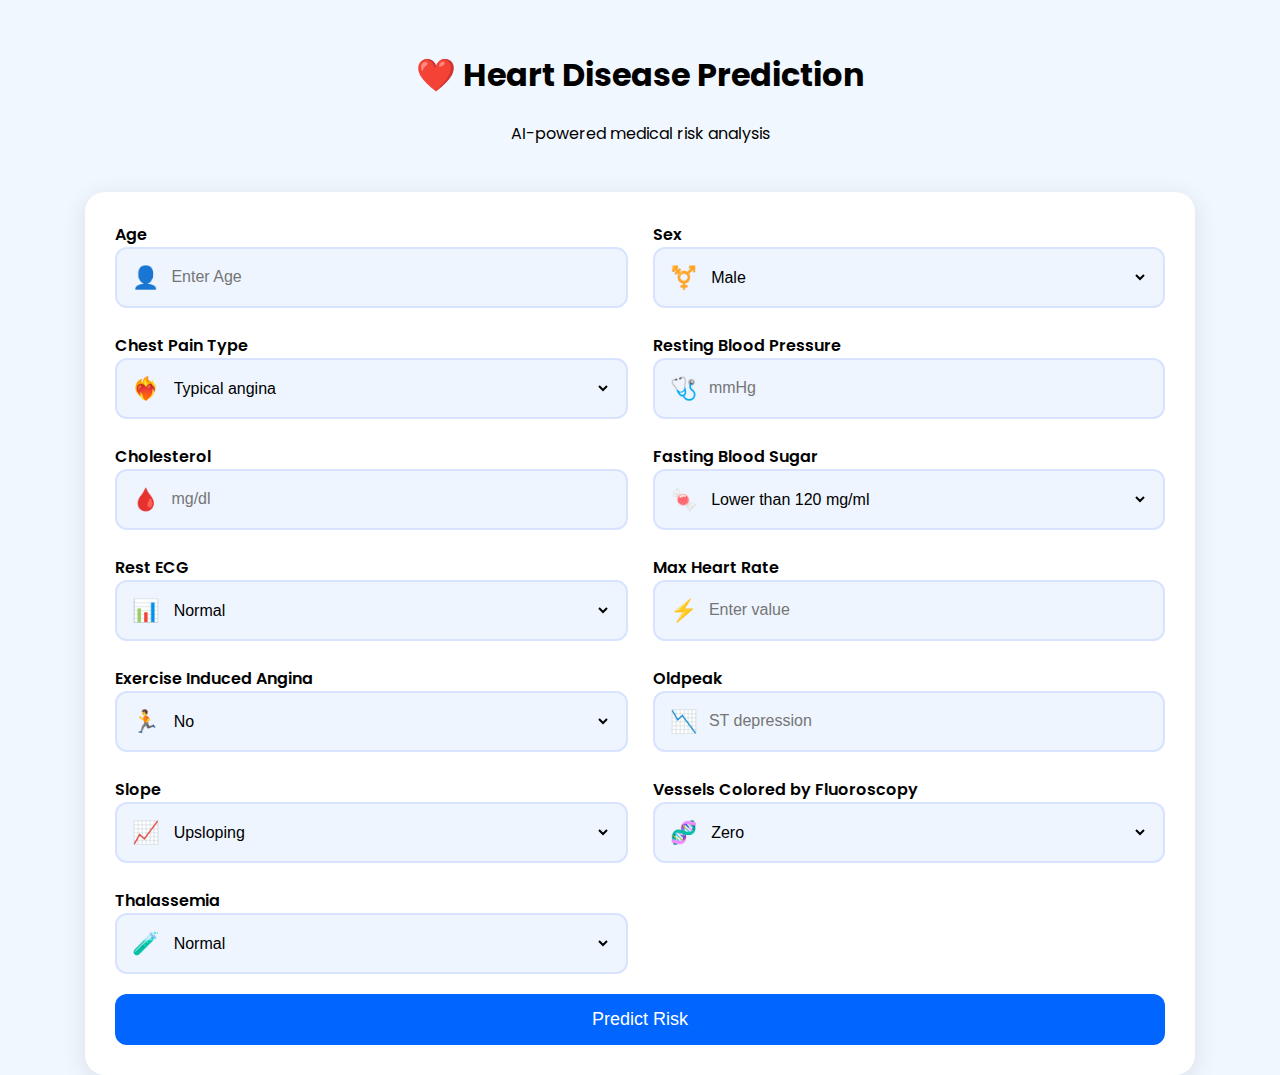
<file: templates/index.html>
<!DOCTYPE html>
<html lang="en">
<head>
    <meta charset="UTF-8">
    <meta name="viewport" content="width=device-width, initial-scale=1.0">
    <title>Heart Disease Predictor</title>

    <link rel="stylesheet" href="/static/style.css">
    <link href="https://fonts.googleapis.com/css2?family=Poppins:wght@300;400;600&display=swap" rel="stylesheet">

    <script>
        function showLoader() {
            document.getElementById("loader").style.display = "flex";
        }
    </script>
</head>

<body>

    <div class="header">
        <h1>❤️ Heart Disease Prediction</h1>
        <p>AI-powered medical risk analysis</p>
    </div>

    <div class="container">

        <form action="/predict" method="POST" class="form" onsubmit="showLoader()">

            <div class="grid">

                <!-- AGE -->
                <div class="input-group">
                    <label>Age</label>
                    <div class="input-icon">
                        <span class="icon">👤</span>
                        <input type="number" name="age" required placeholder="Enter Age">
                    </div>
                </div>

                <!-- SEX -->
                <div class="input-group">
                    <label>Sex</label>
                    <div class="input-icon">
                        <span class="icon">⚧️</span>
                        <select name="sex" required>
                            <option value="Male">Male</option>
                            <option value="Female">Female</option>
                        </select>
                    </div>
                </div>

                <!-- CHEST PAIN -->
                <div class="input-group">
                    <label>Chest Pain Type</label>
                    <div class="input-icon">
                        <span class="icon">❤️‍🔥</span>
                        <select name="chest_pain_type">
                            <option>Typical angina</option>
                            <option>Atypical angina</option>
                            <option>Non-anginal pain</option>
                            <option>Asymptomatic</option>
                        </select>
                    </div>
                </div>

                <!-- BLOOD PRESSURE -->
                <div class="input-group">
                    <label>Resting Blood Pressure</label>
                    <div class="input-icon">
                        <span class="icon">🩺</span>
                        <input type="number" name="resting_blood_pressure" placeholder="mmHg">
                    </div>
                </div>

                <!-- CHOLESTEROL -->
                <div class="input-group">
                    <label>Cholesterol</label>
                    <div class="input-icon">
                        <span class="icon">🩸</span>
                        <input type="number" name="cholestoral" placeholder="mg/dl">
                    </div>
                </div>

                <!-- FASTING BLOOD SUGAR -->
                <div class="input-group">
                    <label>Fasting Blood Sugar</label>
                    <div class="input-icon">
                        <span class="icon">🍬</span>
                        <select name="fasting_blood_sugar">
                            <option>Lower than 120 mg/ml</option>
                            <option>Greater than 120 mg/ml</option>
                        </select>
                    </div>
                </div>

                <!-- REST ECG -->
                <div class="input-group">
                    <label>Rest ECG</label>
                    <div class="input-icon">
                        <span class="icon">📊</span>
                        <select name="rest_ecg">
                            <option>Normal</option>
                            <option>ST-T wave abnormality</option>
                            <option>Left ventricular hypertrophy</option>
                        </select>
                    </div>
                </div>

                <!-- MAX HEART RATE -->
                <div class="input-group">
                    <label>Max Heart Rate</label>
                    <div class="input-icon">
                        <span class="icon">⚡</span>
                        <input type="number" name="Max_heart_rate" placeholder="Enter value">
                    </div>
                </div>

                <!-- EXERCISE ANGINA -->
                <div class="input-group">
                    <label>Exercise Induced Angina</label>
                    <div class="input-icon">
                        <span class="icon">🏃</span>
                        <select name="exercise_induced_angina">
                            <option>No</option>
                            <option>Yes</option>
                        </select>
                    </div>
                </div>

                <!-- OLDPEAK -->
                <div class="input-group">
                    <label>Oldpeak</label>
                    <div class="input-icon">
                        <span class="icon">📉</span>
                        <input type="number" step="0.1" name="oldpeak" placeholder="ST depression">
                    </div>
                </div>

                <!-- SLOPE -->
                <div class="input-group">
                    <label>Slope</label>
                    <div class="input-icon">
                        <span class="icon">📈</span>
                        <select name="slope">
                            <option>Upsloping</option>
                            <option>Flat</option>
                            <option>Downsloping</option>
                        </select>
                    </div>
                </div>

                <!-- VESSELS -->
                <div class="input-group">
                    <label>Vessels Colored by Fluoroscopy</label>
                    <div class="input-icon">
                        <span class="icon">🧬</span>
                        <select name="vessels_colored_by_flourosopy">
                            <option>Zero</option>
                            <option>One</option>
                            <option>Two</option>
                            <option>Three</option>
                        </select>
                    </div>
                </div>

                <!-- THAL -->
                <div class="input-group">
                    <label>Thalassemia</label>
                    <div class="input-icon">
                        <span class="icon">🧪</span>
                        <select name="thalassemia">
                            <option>Normal</option>
                            <option>Fixed Defect</option>
                            <option>Reversable Defect</option>
                        </select>
                    </div>
                </div>

            </div>

            <button class="btn ripple">Predict Risk</button>

        </form>
    </div>

    <!-- Loader -->
    <div class="loader" id="loader">
        <div class="spinner"></div>
        <p>Analyzing your health data...</p>
    </div>

</body>
</html>
</file>
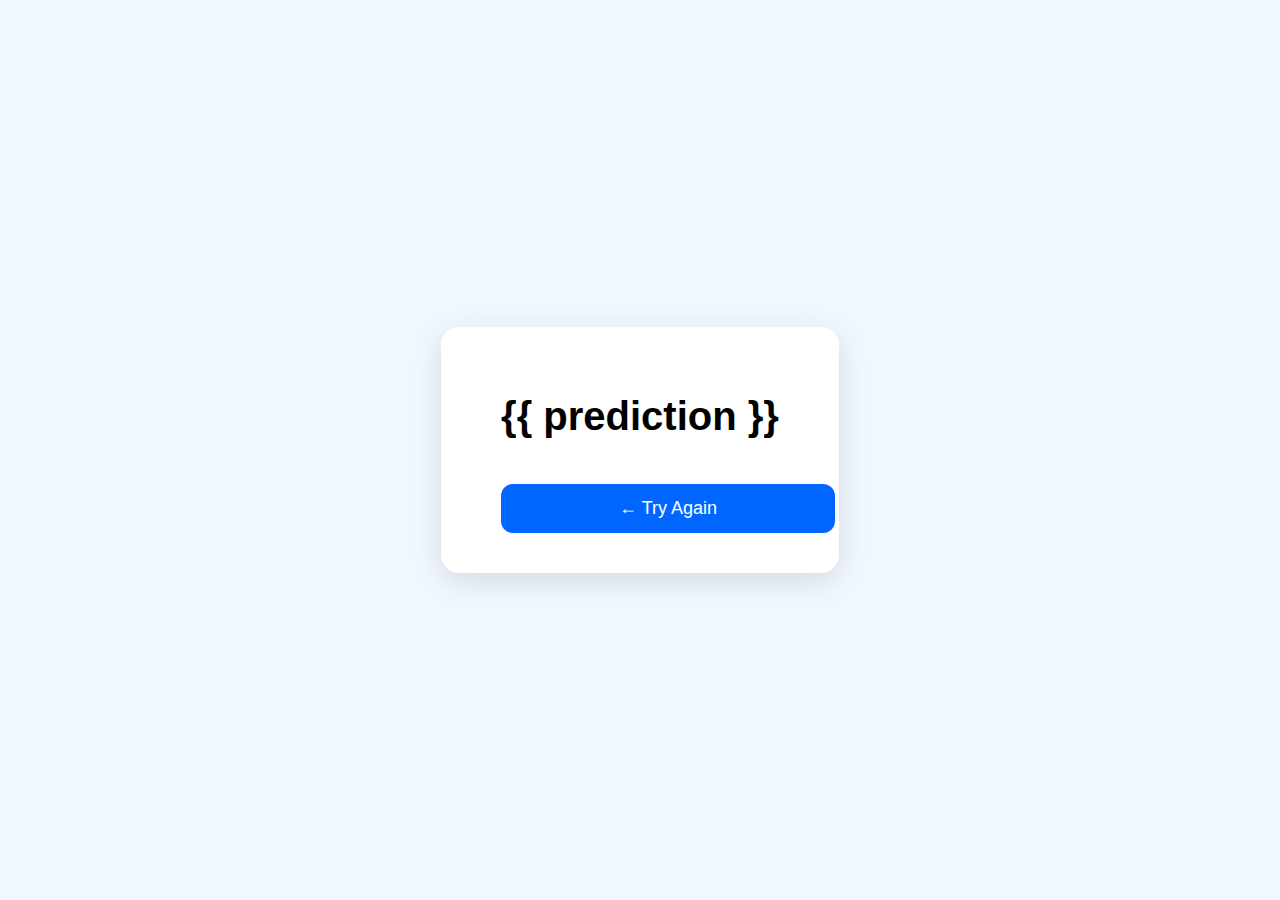
<file: templates/result.html>
<!DOCTYPE html>
<html lang="en">
<head>
    <meta charset="UTF-8">
    <meta name="viewport" content="width=device-width, initial-scale=1.0">
    <title>Prediction Result</title>
    <link rel="stylesheet" href="/static/style.css">
</head>
<body>

    <div class="result-center">
        <div class="result-card">
            <h1 class="result-text">{{ prediction }}</h1>

            <a href="/" class="btn retry-btn">← Try Again</a>
        </div>
    </div>

</body>
</html>
</file>
<file: static/style.css>
body {
    font-family: "Poppins", sans-serif;
    background: #f1f7ff;
    margin: 0;
}

/* Page Header */
.header {
    text-align: center;
    padding: 30px 0;
}

/* Main Form Container */
.container {
    max-width: 1050px;
    background: white;
    margin: auto;
    padding: 30px;
    border-radius: 20px;
    box-shadow: 0 5px 25px rgba(0,0,0,0.1);
}

/* GRID (2 per row always) */
.grid {
    display: grid;
    grid-template-columns: 1fr 1fr;
    gap: 25px;
}

.input-group label {
    font-weight: 600;
}

/* ICON FIX: same width + perfect alignment */
.input-icon {
    display: flex;
    align-items: center;
    background: #eef5ff;
    padding: 12px 15px;
    border-radius: 12px;
    border: 2px solid #d7e3ff;
}

.icon {
    font-size: 22px;
    width: 30px;
    text-align: center;
    margin-right: 10px;
}

input, select {
    width: 100%;
    border: none;
    background: transparent;
    font-size: 16px;
    outline: none;
}

/* Predict Button */
.btn {
    width: 100%;
    padding: 15px;
    margin-top: 20px;
    background: #0066ff;
    color: white;
    font-size: 18px;
    border: none;
    border-radius: 12px;
    cursor: pointer;
}

/* Result Page Alignment */
.result-box {
    text-align: center;
    margin-top: 50px;
}

/* Loader */
.loader {
    position: fixed;
    top: 0; left: 0;
    right: 0; bottom: 0;
    background: rgba(255,255,255,0.9);
    display: none;
    justify-content: center;
    align-items: center;
    flex-direction: column;
}

.spinner {
    width: 60px;
    height: 60px;
    border: 6px solid #ccc;
    border-top-color: #0066ff;
    border-radius: 50%;
    animation: spin 1s linear infinite;
}

@keyframes spin {
    to { transform: rotate(360deg); }
}
.loader p {
    margin-top: 15px;
    font-size: 18px;
    color: #333;
}
/* CENTER RESULT PAGE */
.result-center {
    display: flex;
    justify-content: center;
    align-items: center;
    height: 100vh;   /* full screen */
    background: #f1f7ff;
}

.result-card {
    background: white;
    padding: 40px 60px;
    border-radius: 18px;
    text-align: center;
    box-shadow: 0 8px 30px rgba(0,0,0,0.12);
}

.result-text {
    font-size: 40px;
    font-weight: 700;
    margin-bottom: 25px;
}

/* Try Again button */
.retry-btn {
    display: inline-block;
    padding: 14px 28px;
    background: #0066ff;
    color: white;
    text-decoration: none;
    border-radius: 12px;
    font-size: 18px;
    transition: 0.2s;
}

.retry-btn:hover {
    background: #004fcc;
}
</file>
